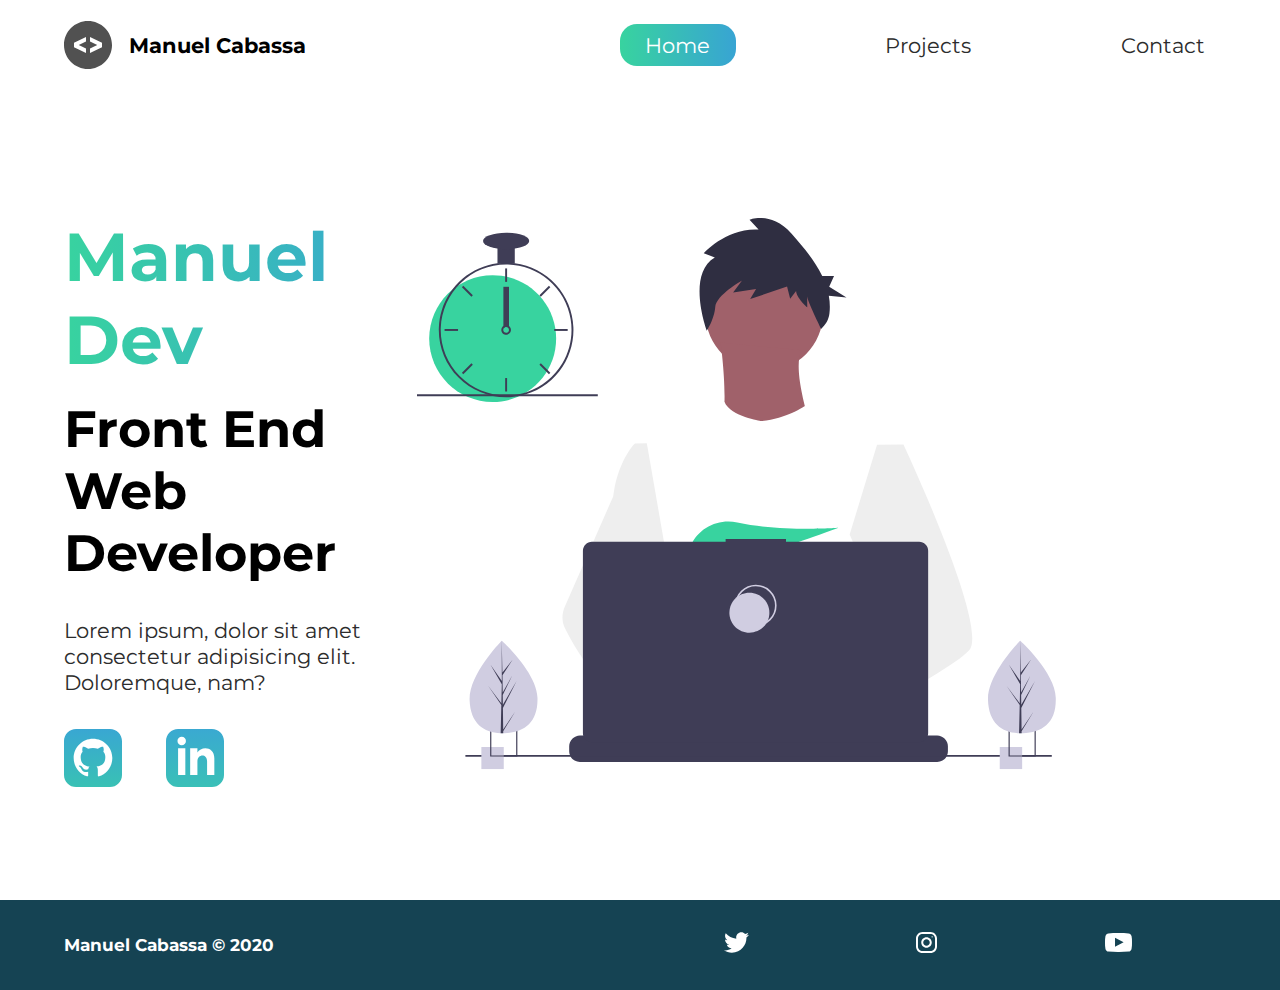
<file: index.html>
<!DOCTYPE html>
<html lang="en">
    <head>
        <meta charset="UTF-8">
        <meta name="viewport" content="width=device-width, initial-scale=1.0">
        <meta name="description" content="Manuel Cabassa is a front end developer who specializes in html,css" />
        <meta name="robots" content="index, follow" />
        <link rel="stylesheet" href="./style/style.css">
        <link rel="preconnect" href="https://fonts.gstatic.com">
<link href="https://fonts.googleapis.com/css2?family=Montserrat:wght@300;500&display=swap" rel="stylesheet">
        <title>Manuel Cabassa | Web Developer</title>
    </head>
<body>
    <header class="main-head">
        <nav>
            <div class="logo">
                <img src="./icons/code.svg" alt="logo">
                <h1>Manuel Cabassa</h1>
            </div>
            <ul>
                <li><a class="active" href="./index.html">Home</a></li>
                <li><a href="./Projects/">Projects</a></li>
                <li><a href="./contact/">Contact</a></li>
            </ul>
        </nav>
    </header>
    <section class="intro">
        <div class="intro-text">
            <h2>Manuel Dev</h2>
            <h3>Front End Web <br> Developer</h3>
            <p>Lorem ipsum, dolor sit amet consectetur adipisicing elit. Doloremque, nam?
            </p>
            <div class="intro-social">
                <a href="#"><img src="./icons/github.svg" alt="github-social-link"></a>
                <a href="#"><img src="./icons/linked-in.svg" alt="linkedin-social-link"></a>
            </div>
        </div>
          <div class="intro-images">
                <svg
                width="799"
                height="690"
                viewBox="0 0 799 690"
                fill="none"
                xmlns="http://www.w3.org/2000/svg"
              >
                <g id="undraw_dev_productivity_umsq (1) 1" clip-path="url(#clip0)">
                  <path
                    id="Vector"
                    d="M516.92 624.636C516.92 624.636 512.16 626.266 504.42 628.576C487.31 633.706 455.65 642.216 428.82 643.916C405.72 645.396 386.2 641.836 382.63 626.766C381.1 620.286 383.27 614.956 388 610.576C402.12 597.486 439 592.796 468.25 591.186C476.51 590.736 484.15 590.526 490.51 590.446C501.31 590.306 508.39 590.526 508.39 590.526L508.56 591.186L516.92 624.636Z"
                    fill="#A0616A"
                  />
                  <path
                    id="Vector_2"
                    d="M436.99 672.586C418.61 695.346 342.73 647.666 316.19 629.886C310.41 626.016 306.97 623.566 306.97 623.566L331.25 591.186L338.94 580.936C338.94 580.936 345.82 584.586 355.99 590.526C356.36 590.746 356.73 590.966 357.11 591.186C365.88 596.336 376.89 603.066 388 610.576C403.33 620.946 418.83 632.776 428.82 643.916C438.59 654.806 443.08 665.036 436.99 672.586Z"
                    fill="#A0616A"
                  />
                  <g id="me">
                    <path
                      id="Vector_3"
                      d="M434.672 191.952C475.283 191.607 507.926 158.406 507.582 117.795C507.237 77.1832 474.036 44.5403 433.425 44.8847C392.813 45.2291 360.17 78.4303 360.515 119.042C360.859 159.653 394.06 192.296 434.672 191.952Z"
                      fill="#A0616A"
                    />
                    <path
                      id="Vector_4"
                      d="M379.477 155.65C379.477 155.65 394.216 259.972 373.002 271.875C351.787 283.779 499.929 283.588 499.929 283.588C499.929 283.588 466.124 193.284 480.809 165.449L379.477 155.65Z"
                      fill="#A0616A"
                    />
                    <path
                      id="Vector_5"
                      d="M608.101 283.199L596.257 339.402L571.214 458.308L570.49 464.815L562.138 540.138L556.582 590.177L552.857 623.79C528.584 636.526 510.988 645.326 510.988 645.326C510.988 645.326 509.404 637.719 506.871 627.99C489.805 633.265 458.218 642.043 431.404 643.97C441.266 654.777 445.842 664.969 439.817 672.57C421.63 695.485 345.349 648.45 318.659 630.896C318.077 635.158 317.879 639.464 318.068 643.762L297.626 628.314L299.331 592.359L302.206 531.522L305.819 455.229C304.448 451.975 303.294 448.634 302.364 445.228C295.956 423.161 288.032 379.057 281.928 342.067C277.016 312.298 273.302 287.138 272.517 281.785C272.411 281.086 272.358 280.726 272.358 280.726L384.363 230.094C392.509 248.556 429.865 253.809 429.865 253.809C460.756 251.417 484.847 234.913 484.847 234.913L608.101 283.199Z"
                      fill="white"
                    />
                    <path
                      id="Vector_6"
                      d="M372.285 49.3811L358.49 43.9934C358.49 43.9934 386.969 12.1 426.99 14.513L415.635 2.22366C415.635 2.22366 443.04 -9.01799 468.283 19.6674C481.553 34.7467 496.908 52.4737 506.557 72.5077L521.281 72.3829L515.251 85.9663L536.874 99.3152L514.777 97.0719C516.155 104.471 516.421 112.034 515.566 119.511C514.683 126.991 510.928 133.835 505.094 138.598V138.598C505.094 138.598 487.743 103.449 487.696 97.9443L487.813 111.705C487.813 111.705 473.959 99.4371 473.889 91.1807L466.471 100.877L462.593 85.7717L416.475 101.301L423.87 88.8526L395.157 93.2246L406.278 77.9923C406.278 77.9923 373.932 96.1568 372.811 111.304C371.689 126.452 362.299 140.875 362.299 140.875C362.299 140.875 336.213 70.3294 372.285 49.3811Z"
                      fill="#2F2E41"
                    />
                    <path
                      id="Vector_7"
                      d="M690.215 540.422C682.794 548.605 664.338 560.992 641.951 574.422C633.623 579.413 624.757 584.559 615.71 589.676C594.122 601.889 571.514 614.001 552.857 623.79C528.584 636.526 510.988 645.326 510.988 645.326C510.988 645.326 509.403 637.719 506.871 627.99C503.48 614.968 498.397 598.141 493.184 590.715C493.002 590.456 492.82 590.218 492.638 589.979C491.121 588.022 489.601 586.885 488.112 586.897L562.138 540.138L594.127 519.926L570.489 464.814L540.842 395.683L557.908 339.727L575.062 283.479L608.101 283.199C608.101 283.199 619.243 306.985 633.514 340.166C635.647 345.128 637.851 350.299 640.096 355.64C669.469 425.394 706.176 522.836 690.215 540.422Z"
                      fill="#EEEEEE"
                    />
                    <path
                      id="Vector_8"
                      d="M358.123 591.2C355.41 591.212 352.702 591.456 350.029 591.928C327.074 596.073 320.47 616.94 318.659 630.896C318.077 635.158 317.879 639.464 318.068 643.761L297.626 628.314L290.178 622.687C272.316 616.628 256.353 605.733 242.483 592.84C230.449 581.456 219.634 568.849 210.213 555.223C200.831 541.793 192.448 527.692 185.134 513.034C183.094 508.943 181.977 504.454 181.864 499.884C181.751 495.314 182.644 490.775 184.48 486.588L209.154 430.327L245.218 348.098C245.471 346.146 245.752 344.237 246.059 342.371C252.995 300.511 272.367 281.786 272.367 281.786L287.286 281.659L297.778 341.932L310.813 416.815L302.364 445.227L282.839 510.845L302.205 531.522L358.123 591.2Z"
                      fill="#EEEEEE"
                    />
                  </g>
                  <path
                    id="Vector_9"
                    d="M372.877 415.806L385.631 430.686C390.37 429.783 395.319 428.721 400.416 427.529L396.752 415.806L405.71 426.256C459.707 412.975 526.637 387.155 526.637 387.155C526.637 387.155 454.379 392.453 400.428 380.666C376.558 375.451 351.998 387.284 342.202 409.668C336.508 422.679 337.403 433.951 357.596 433.951C364.419 433.835 371.223 433.195 377.949 432.037L372.877 415.806Z"
                    fill="#38D39F"
                  />
                  <path
                    id="Vector_10"
                    d="M663.65 660.386V666.456C663.654 668.122 663.345 669.774 662.74 671.326C662.472 672.018 662.147 672.687 661.77 673.326C660.578 675.326 658.887 676.983 656.862 678.133C654.838 679.283 652.549 679.887 650.22 679.886H203.67C201.342 679.887 199.053 679.283 197.028 678.133C195.003 676.983 193.312 675.326 192.12 673.326C191.743 672.687 191.419 672.018 191.15 671.326C190.546 669.774 190.237 668.122 190.24 666.456V660.386C190.24 658.622 190.587 656.876 191.262 655.246C191.936 653.616 192.926 652.136 194.173 650.888C195.42 649.641 196.901 648.652 198.53 647.977C200.16 647.302 201.906 646.955 203.67 646.956H229.41V644.126C229.41 644.052 229.425 643.979 229.453 643.911C229.481 643.843 229.522 643.782 229.574 643.73C229.626 643.678 229.688 643.636 229.756 643.608C229.824 643.58 229.897 643.566 229.97 643.566H243.4C243.474 643.566 243.547 643.58 243.615 643.608C243.683 643.636 243.745 643.678 243.797 643.73C243.849 643.782 243.89 643.843 243.918 643.911C243.946 643.979 243.96 644.052 243.96 644.126V646.956H252.35V644.126C252.35 644.052 252.365 643.979 252.393 643.911C252.421 643.843 252.462 643.782 252.514 643.73C252.566 643.678 252.628 643.636 252.696 643.608C252.764 643.58 252.837 643.566 252.91 643.566H266.34C266.414 643.566 266.487 643.58 266.555 643.608C266.623 643.636 266.684 643.678 266.736 643.73C266.789 643.782 266.83 643.843 266.858 643.911C266.886 643.979 266.9 644.052 266.9 644.126V646.956H275.3V644.126C275.3 644.052 275.315 643.979 275.343 643.911C275.371 643.843 275.412 643.782 275.464 643.73C275.516 643.678 275.578 643.636 275.646 643.608C275.714 643.58 275.787 643.566 275.86 643.566H289.29C289.364 643.566 289.437 643.58 289.505 643.608C289.573 643.636 289.634 643.678 289.686 643.73C289.739 643.782 289.78 643.843 289.808 643.911C289.836 643.979 289.85 644.052 289.85 644.126V646.956H298.24V644.126C298.24 644.052 298.255 643.979 298.283 643.911C298.311 643.843 298.352 643.782 298.404 643.73C298.456 643.678 298.518 643.636 298.586 643.608C298.654 643.58 298.727 643.566 298.8 643.566H312.23C312.304 643.566 312.377 643.58 312.445 643.608C312.513 643.636 312.574 643.678 312.626 643.73C312.678 643.782 312.72 643.843 312.748 643.911C312.776 643.979 312.79 644.052 312.79 644.126V646.956H321.18V644.126C321.18 644.052 321.194 643.979 321.223 643.911C321.251 643.843 321.292 643.782 321.344 643.73C321.396 643.678 321.458 643.636 321.526 643.608C321.594 643.58 321.667 643.566 321.74 643.566H335.17C335.244 643.566 335.317 643.58 335.385 643.608C335.453 643.636 335.514 643.678 335.566 643.73C335.618 643.782 335.66 643.843 335.688 643.911C335.716 643.979 335.73 644.052 335.73 644.126V646.956H344.13V644.126C344.13 644.052 344.145 643.979 344.173 643.911C344.201 643.843 344.242 643.782 344.294 643.73C344.346 643.678 344.408 643.636 344.476 643.608C344.544 643.58 344.617 643.566 344.69 643.566H358.12C358.194 643.566 358.267 643.58 358.335 643.608C358.403 643.636 358.464 643.678 358.516 643.73C358.569 643.782 358.61 643.843 358.638 643.911C358.666 643.979 358.68 644.052 358.68 644.126V646.956H367.07V644.126C367.07 644.052 367.085 643.979 367.113 643.911C367.141 643.843 367.182 643.782 367.234 643.73C367.286 643.678 367.348 643.636 367.416 643.608C367.484 643.58 367.557 643.566 367.63 643.566H472.83C472.904 643.566 472.977 643.58 473.045 643.608C473.113 643.636 473.174 643.678 473.227 643.73C473.279 643.782 473.32 643.843 473.348 643.911C473.376 643.979 473.39 644.052 473.39 644.126V646.956H481.79V644.126C481.79 644.052 481.804 643.979 481.833 643.911C481.861 643.843 481.902 643.782 481.954 643.73C482.006 643.678 482.068 643.636 482.136 643.608C482.204 643.58 482.277 643.566 482.35 643.566H495.78C495.928 643.567 496.07 643.627 496.175 643.732C496.279 643.836 496.339 643.978 496.34 644.126V646.956H504.73V644.126C504.73 644.052 504.745 643.979 504.773 643.911C504.801 643.843 504.842 643.782 504.894 643.73C504.946 643.678 505.008 643.636 505.076 643.608C505.144 643.58 505.217 643.566 505.29 643.566H518.72C518.794 643.566 518.867 643.58 518.935 643.608C519.003 643.636 519.065 643.678 519.117 643.73C519.169 643.782 519.21 643.843 519.238 643.911C519.266 643.979 519.28 644.052 519.28 644.126V646.956H527.67V644.126C527.67 644.052 527.685 643.979 527.713 643.911C527.741 643.843 527.782 643.782 527.834 643.73C527.886 643.678 527.948 643.636 528.016 643.608C528.084 643.58 528.157 643.566 528.23 643.566H541.66C541.734 643.566 541.807 643.58 541.875 643.608C541.943 643.636 542.005 643.678 542.057 643.73C542.109 643.782 542.15 643.843 542.178 643.911C542.206 643.979 542.22 644.052 542.22 644.126V646.956H550.62V644.126C550.62 644.052 550.635 643.979 550.663 643.911C550.691 643.843 550.732 643.782 550.784 643.73C550.836 643.678 550.898 643.636 550.966 643.608C551.034 643.58 551.107 643.566 551.18 643.566H564.61C564.757 643.568 564.898 643.628 565.001 643.733C565.104 643.837 565.161 643.979 565.16 644.126V646.956H573.56V644.126C573.56 644.052 573.575 643.979 573.603 643.911C573.631 643.843 573.672 643.782 573.724 643.73C573.776 643.678 573.838 643.636 573.906 643.608C573.974 643.58 574.047 643.566 574.12 643.566H587.55C587.624 643.566 587.697 643.58 587.765 643.608C587.833 643.636 587.895 643.678 587.947 643.73C587.999 643.782 588.04 643.843 588.068 643.911C588.096 643.979 588.11 644.052 588.11 644.126V646.956H596.5V644.126C596.5 644.052 596.515 643.979 596.543 643.911C596.571 643.843 596.612 643.782 596.664 643.73C596.716 643.678 596.778 643.636 596.846 643.608C596.914 643.58 596.987 643.566 597.06 643.566H610.49C610.564 643.566 610.637 643.58 610.705 643.608C610.773 643.636 610.835 643.678 610.887 643.73C610.939 643.782 610.98 643.843 611.008 643.911C611.036 643.979 611.05 644.052 611.05 644.126V646.956H650.22C651.984 646.955 653.731 647.302 655.36 647.977C656.99 648.652 658.471 649.641 659.718 650.888C660.965 652.136 661.954 653.616 662.629 655.246C663.304 656.876 663.651 658.622 663.65 660.386Z"
                    fill="#3F3D56"
                  />
                  <path
                    id="Vector_11"
                    d="M793.5 671.326H60.5V673.326H793.5V671.326Z"
                    fill="#3F3D56"
                  />
                  <path
                    id="Vector_12"
                    d="M627.694 404.757H461.251V401.326H385.78V404.757H218.651C215.665 404.757 212.801 405.943 210.69 408.054C208.578 410.166 207.392 413.029 207.392 416.015V643.927C207.392 646.913 208.578 649.776 210.69 651.888C212.801 653.999 215.665 655.185 218.651 655.185H627.694C630.68 655.185 633.544 653.999 635.655 651.888C637.767 649.776 638.953 646.913 638.953 643.927V416.015C638.953 414.537 638.662 413.073 638.096 411.707C637.53 410.341 636.701 409.1 635.655 408.054C634.61 407.009 633.369 406.18 632.003 405.614C630.637 405.048 629.173 404.757 627.694 404.757Z"
                    fill="#3F3D56"
                  />
                  <path
                    id="Vector_13"
                    d="M423.5 509.326C437.307 509.326 448.5 498.133 448.5 484.326C448.5 470.519 437.307 459.326 423.5 459.326C409.693 459.326 398.5 470.519 398.5 484.326C398.5 498.133 409.693 509.326 423.5 509.326Z"
                    stroke="#D0CDE1"
                    stroke-width="2"
                    stroke-miterlimit="10"
                  />
                  <path
                    id="Vector_14"
                    d="M415.5 518.326C429.307 518.326 440.5 507.133 440.5 493.326C440.5 479.519 429.307 468.326 415.5 468.326C401.693 468.326 390.5 479.519 390.5 493.326C390.5 507.133 401.693 518.326 415.5 518.326Z"
                    fill="#D0CDE1"
                  />
                  <path
                    id="Vector_15"
                    d="M108.446 661.223H80.4463V689.223H108.446V661.223Z"
                    fill="#D0CDE1"
                  />
                  <path
                    id="Vector_16"
                    d="M91.4502 639.223V673.223H125.45V639.223H91.4502ZM123.97 671.743H92.9202V640.703H123.97V671.743Z"
                    fill="#3F3D56"
                  />
                  <path
                    id="Vector_17"
                    d="M756.446 661.223H728.446V689.223H756.446V661.223Z"
                    fill="#D0CDE1"
                  />
                  <path
                    id="Vector_18"
                    d="M739.45 639.223V673.223H773.45V639.223H739.45ZM771.97 671.743H740.92V640.703H771.97V671.743Z"
                    fill="#3F3D56"
                  />
                  <path
                    id="Vector_19"
                    d="M94.5802 230.113C138.399 230.113 173.921 194.592 173.921 150.773C173.921 106.955 138.399 71.4326 94.5802 71.4326C50.7617 71.4326 15.2397 106.955 15.2397 150.773C15.2397 194.592 50.7617 230.113 94.5802 230.113Z"
                    fill="#38D39F"
                  />
                  <path
                    id="Vector_20"
                    d="M122.229 56.4899C115.045 55.5763 107.774 55.5763 100.59 56.4899C84.586 58.5913 69.5203 65.2398 57.181 75.6465C44.8417 86.0532 35.7467 99.7813 30.9754 115.202C28.8053 122.229 27.5764 129.514 27.3208 136.864C27.2848 137.886 27.2607 138.92 27.2607 139.954C27.283 162.264 36.1559 183.655 51.932 199.431C67.7082 215.207 89.0989 224.08 111.41 224.103C113.201 224.103 114.992 224.042 116.759 223.934C120.907 223.674 125.03 223.103 129.093 222.227C148.495 218.055 165.798 207.161 177.947 191.468C190.095 175.776 196.308 156.295 195.487 136.467C194.665 116.638 186.863 97.738 173.459 83.1039C160.054 68.4698 141.909 59.0435 122.229 56.4899H122.229ZM137.748 217.347H137.736C130.959 219.659 123.905 221.062 116.759 221.518C114.992 221.638 113.201 221.698 111.41 221.698C89.7377 221.672 68.961 213.051 53.6367 197.727C38.3123 182.402 29.6914 161.626 29.6649 139.954C29.6649 138.92 29.689 137.886 29.725 136.864C30.5514 115.744 39.5156 95.7617 54.7411 81.1008C69.9666 66.44 90.273 58.237 111.41 58.2089C130.776 58.21 149.513 65.0865 164.283 77.6131C179.052 90.1398 188.895 107.503 192.057 126.61C195.219 145.716 191.496 165.325 181.55 181.942C171.604 198.559 156.081 211.106 137.748 217.347H137.748Z"
                    fill="#3F3D56"
                  />
                  <path
                    id="Vector_21"
                    d="M112.612 63.0176H110.208V79.8474H112.612V63.0176Z"
                    fill="#3F3D56"
                  />
                  <path
                    id="Vector_22"
                    d="M57.8578 84.7018L56.1577 86.4019L68.0582 98.3023L69.7582 96.6022L57.8578 84.7018Z"
                    fill="#3F3D56"
                  />
                  <path
                    id="Vector_23"
                    d="M34.4736 138.751V141.156H51.3034V138.751H34.4736Z"
                    fill="#3F3D56"
                  />
                  <path
                    id="Vector_24"
                    d="M56.1578 193.506L57.8579 195.206L69.7584 183.306L68.0583 181.606L56.1578 193.506Z"
                    fill="#3F3D56"
                  />
                  <path
                    id="Vector_25"
                    d="M153.062 96.6022L154.762 98.3022L166.662 86.4018L164.962 84.7017L153.062 96.6022Z"
                    fill="#3F3D56"
                  />
                  <path
                    id="Vector_26"
                    d="M171.516 138.751V141.156H188.346V138.751H171.516Z"
                    fill="#3F3D56"
                  />
                  <path
                    id="Vector_27"
                    d="M154.762 181.605L153.062 183.305L164.962 195.206L166.662 193.506L154.762 181.605Z"
                    fill="#3F3D56"
                  />
                  <path
                    id="Vector_28"
                    d="M112.612 200.06H110.208V216.89H112.612V200.06Z"
                    fill="#3F3D56"
                  />
                  <path
                    id="Vector_29"
                    d="M115.016 135.145C113.976 134.365 112.711 133.943 111.41 133.943C110.11 133.943 108.844 134.365 107.804 135.145C107.091 135.686 106.505 136.375 106.085 137.165C105.552 138.181 105.322 139.329 105.421 140.473C105.52 141.616 105.944 142.707 106.644 143.617C107.343 144.527 108.288 145.218 109.368 145.608C110.447 145.997 111.616 146.07 112.735 145.817C113.855 145.564 114.878 144.996 115.685 144.179C116.492 143.363 117.048 142.333 117.288 141.21C117.528 140.088 117.441 138.92 117.039 137.846C116.636 136.771 115.935 135.834 115.017 135.145H115.016ZM111.41 143.56C110.454 143.557 109.539 143.176 108.863 142.501C108.187 141.825 107.807 140.909 107.804 139.954C107.808 139.224 108.03 138.513 108.441 137.91C108.793 137.4 109.271 136.989 109.828 136.718C110.386 136.446 111.004 136.323 111.623 136.361C112.241 136.398 112.84 136.594 113.361 136.931C113.881 137.267 114.307 137.732 114.595 138.281C114.883 138.83 115.025 139.444 115.007 140.063C114.989 140.683 114.811 141.287 114.491 141.818C114.17 142.349 113.719 142.788 113.179 143.093C112.639 143.398 112.03 143.559 111.41 143.56V143.56Z"
                    fill="#3F3D56"
                  />
                  <path
                    id="Vector_30"
                    d="M122.229 35.3687H100.591V57.007H122.229V35.3687Z"
                    fill="#3F3D56"
                  />
                  <path
                    id="Vector_31"
                    d="M111.41 38.9748C127.344 38.9748 140.261 34.4 140.261 28.7567C140.261 23.1134 127.344 18.5386 111.41 18.5386C95.4757 18.5386 82.5586 23.1134 82.5586 28.7567C82.5586 34.4 95.4757 38.9748 111.41 38.9748Z"
                    fill="#3F3D56"
                  />
                  <path id="clock-arrow" d="M115 86H108V135H115V86Z" fill="#3F3D56" />
                  <path
                    id="Vector_32"
                    d="M226 220.44H0V222.844H226V220.44Z"
                    fill="#3F3D56"
                  />
                  <g id="plant-left">
                    <path
                      id="Vector_33"
                      d="M150.594 599.754C151.527 631.704 132.858 643.413 109.43 644.097C108.886 644.113 108.344 644.123 107.805 644.126C106.719 644.135 105.643 644.117 104.577 644.072C83.3891 643.193 66.6172 631.945 65.7495 602.232C64.8515 571.482 103.018 531.529 105.882 528.574L105.887 528.571C105.996 528.458 106.052 528.402 106.052 528.402C106.052 528.402 149.661 567.807 150.594 599.754Z"
                      fill="#D0CDE1"
                    />
                    <path
                      id="Vector_34"
                      d="M107.744 639.255L122.626 617.124L107.774 641.636L107.805 644.126C106.719 644.135 105.643 644.117 104.577 644.072L105.315 612.06L105.295 611.813L105.322 611.766L105.393 608.741L89.0952 585.078L105.374 606.477L105.432 607.116L105.989 582.93L91.9122 558.397L106.029 578.681L105.882 528.574L105.882 528.407L105.887 528.571L106.821 568.062L119.651 552.021L106.863 571.464L107.143 593.098L118.949 571.984L107.187 596.279L107.343 608.308L124.512 578.897L107.395 612.505L107.744 639.255Z"
                      fill="#3F3D56"
                    />
                  </g>
                  <g id="plant-right">
                    <path
                      id="Vector_35"
                      d="M798.594 599.754C799.527 631.704 780.858 643.413 757.43 644.097C756.886 644.113 756.344 644.123 755.805 644.126C754.719 644.135 753.643 644.117 752.577 644.072C731.389 643.193 714.617 631.945 713.749 602.232C712.851 571.482 751.018 531.529 753.882 528.574L753.887 528.571C753.996 528.458 754.052 528.402 754.052 528.402C754.052 528.402 797.661 567.807 798.594 599.754Z"
                      fill="#D0CDE1"
                    />
                    <path
                      id="Vector_36"
                      d="M755.744 639.255L770.626 617.124L755.774 641.636L755.805 644.126C754.719 644.135 753.643 644.117 752.577 644.072L753.315 612.06L753.295 611.813L753.323 611.766L753.393 608.741L737.095 585.078L753.374 606.477L753.432 607.116L753.989 582.93L739.912 558.397L754.029 578.681L753.882 528.574L753.882 528.407L753.887 528.571L754.821 568.062L767.651 552.021L754.864 571.464L755.143 593.098L766.949 571.984L755.187 596.279L755.343 608.308L772.512 578.897L755.395 612.505L755.744 639.255Z"
                      fill="#3F3D56"
                    />
                  </g>
                </g>
                <defs>
                  <clipPath id="clip0">
                    <rect width="798.627" height="689.223" fill="white" />
                  </clipPath>
                </defs>
              </svg>
              <img class="splash"src="./img/splash.svg" alt="">
            </div>
    </section>
    <footer>
      <h4>Manuel Cabassa &copy; 2020</h4>
      <ul>
          <li><a href="#"><img src="../icons/twitter 1.svg" alt="twitter-social"></a></li>
          <li><a href="#"><img src="../icons/instagram 1.svg" alt="instagram-social"></a></li>
          <li><a href="#"><img src="../icons/youtube-symbol 1.svg" alt="youtube-social"></a></li>

      </ul>
  </footer>
</body>
</html>
</file>
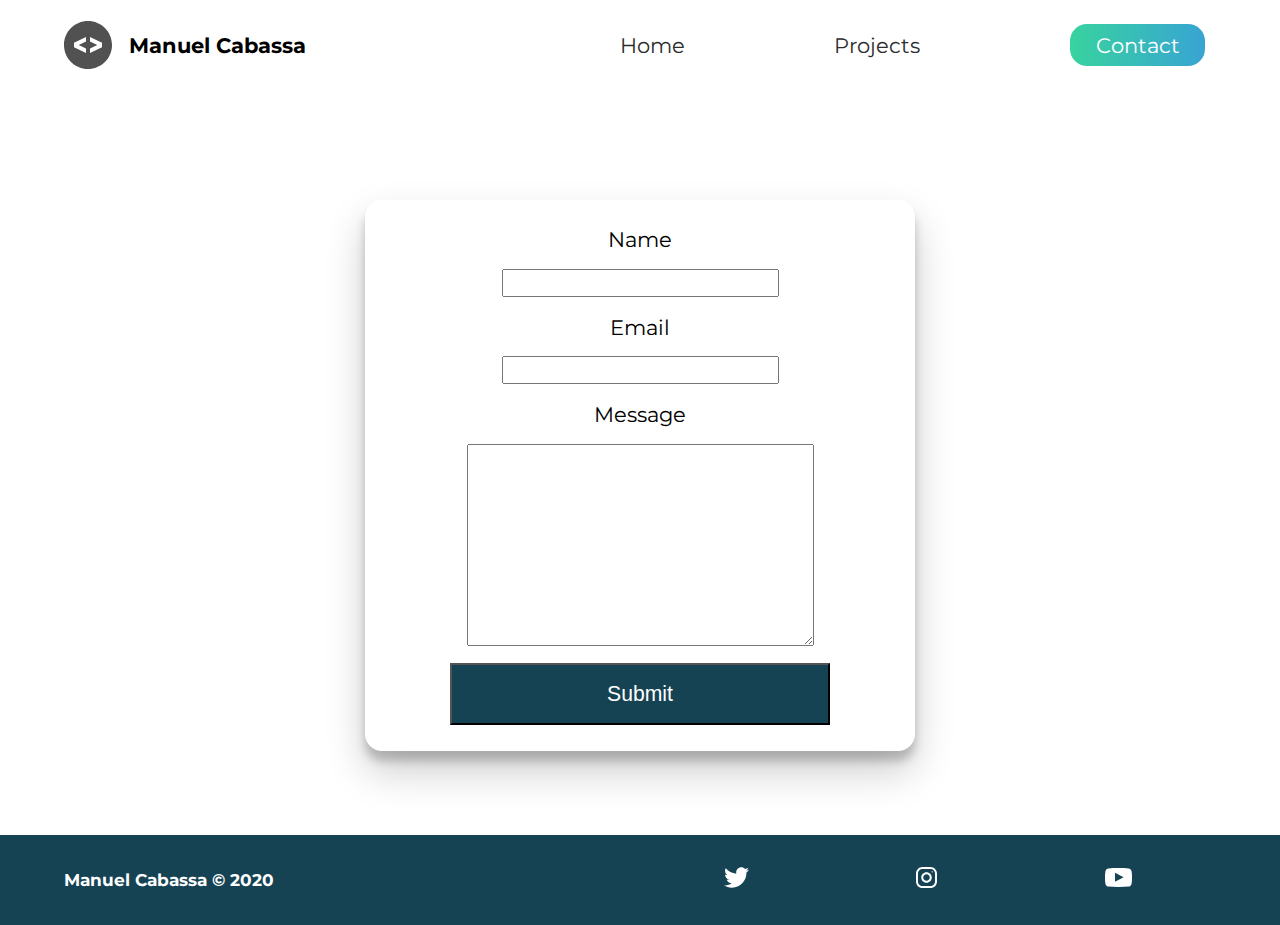
<file: contact/index.html>
<!DOCTYPE html>
<html lang="en">
    <head>
        <meta charset="UTF-8">
        <meta name="viewport" content="width=device-width, initial-scale=1.0">
        <meta name="description" content="Manuel Cabassa is a front end developer who specializes in html,css" />
        <meta name="robots" content="index, follow" />
        <link rel="stylesheet" href="../style/style.css">
        <link rel="preconnect" href="https://fonts.gstatic.com">
        <link href="https://fonts.googleapis.com/css2?family=Montserrat:wght@300;500&display=swap" rel="stylesheet">
        <title>Manuel Cabassa | Web Developer</title>
    </head>
<body>
    <header class="main-head">
        <nav>
            <div class="logo">
                <img src="../icons/code.svg" alt="logo">
                <h1>Manuel Cabassa</h1>
            </div>
            <ul>
                <li><a href="../index.html">Home</a></li>
                <li><a href="../Projects/">Projects</a></li>
                <li><a class="active"  href="./index.html">Contact</a></li>
            </ul>
        </nav>
    </header>
    <section class="form-section">
        <form action="">
            <label for="name">Name</label>
            <input type="text" name="name" id="name" required>
            <label for="email">Email</label>
            <input type="email" name="email" id="email" required>
            <label for="message">Message</label>
            <textarea name="message" id="message" cols="30" rows="10"></textarea>
            <button type="submit">Submit</button>
        </form>
    </section>
    <footer>
        <h4>Manuel Cabassa &copy; 2020</h4>
        <ul>
            <li><a href="#"><img src="../icons/twitter 1.svg" alt="twitter-social"></a></li>
            <li><a href="#"><img src="../icons/instagram 1.svg" alt="instagram-social"></a></li>
            <li><a href="#"><img src="../icons/youtube-symbol 1.svg" alt="youtube-social"></a></li>

        </ul>
    </footer>

    </body>
    </html>
</file>
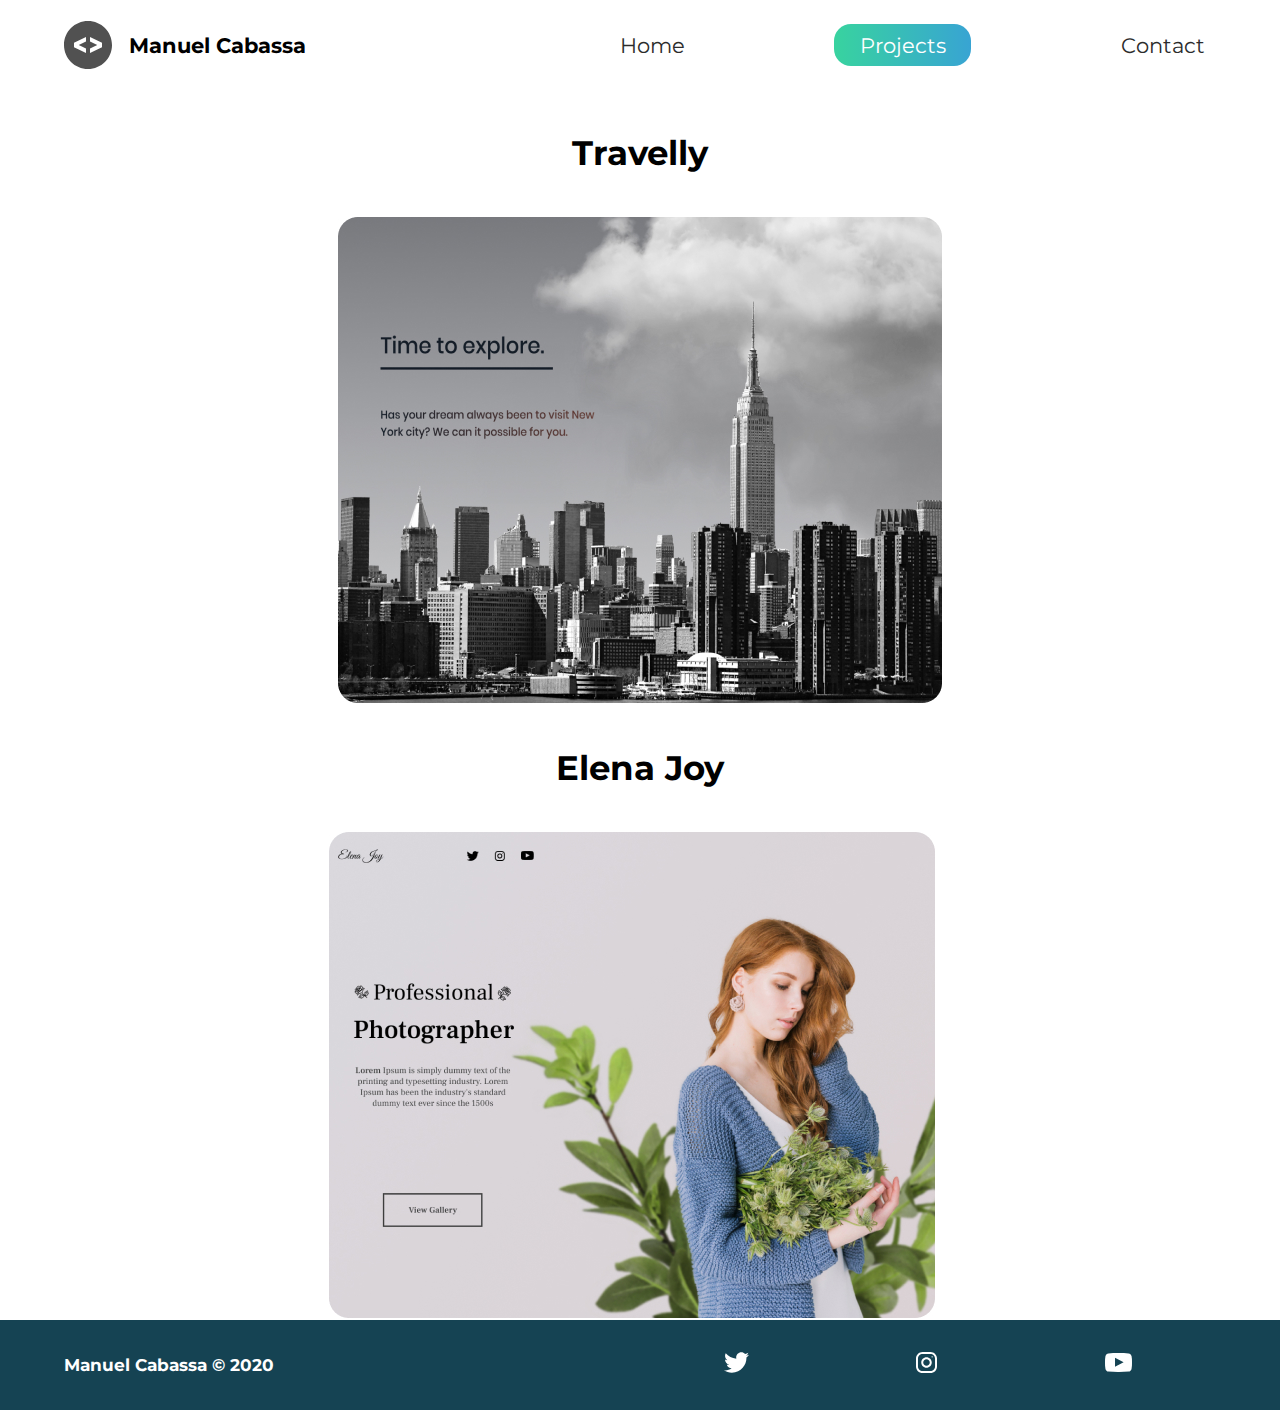
<file: Projects/index.html>
<!DOCTYPE html>
<html lang="en">
    <head>
        <meta charset="UTF-8">
        <meta name="viewport" content="width=device-width, initial-scale=1.0">
        <meta name="description" content="Manuel Cabassa is a front end developer who specializes in html,css" />
        <meta name="robots" content="index, follow" />
        <link rel="stylesheet" href="../style/style.css">
        <link rel="preconnect" href="https://fonts.gstatic.com">
        <link href="https://fonts.googleapis.com/css2?family=Montserrat:wght@300;500&display=swap" rel="stylesheet">
        <title>Manuel Cabassa | Web Developer</title>
    </head>
<body>
    <header class="main-head">
        <nav>
            <div class="logo">
                <img src="../icons/code.svg" alt="logo">
                <h1>Manuel Cabassa</h1>
            </div>
            <ul>
                <li><a href="../index.html">Home</a></li>
                <li><a class="active"  href="./Projects/">Projects</a></li>
                <li><a href="../contact/">Contact</a></li>
            </ul>
        </nav>
    </header>
    <section class="projects">
        <div class="travelly">
            <h2>Travelly</h2>
            <img src="../img/travelly.jpg" alt="travelly-projects">
        </div>
        <div class="elena">
            <h2>Elena Joy</h2>
            <img src="../img/elena-joy.jpg" alt="elena-projects">
        </div>
    </section>
    <footer>
        <h4>Manuel Cabassa &copy; 2020</h4>
        <ul>
            <li><a href="#"><img src="../icons/twitter 1.svg" alt="twitter-social"></a></li>
            <li><a href="#"><img src="../icons/instagram 1.svg" alt="instagram-social"></a></li>
            <li><a href="#"><img src="../icons/youtube-symbol 1.svg" alt="youtube-social"></a></li>

        </ul>
    </footer>
    </body>
    </html>
</file>
<file: style/style.css>
/* Global Styles */
* {
  margin: 0;
  padding: 0;
  -webkit-box-sizing: border-box;
          box-sizing: border-box;
}

html {
  font-size: 62.5%;
}

body {
  font-family: 'Montserrat', sans-serif;
}

h1 {
  font-size: 2.5rem;
}

li,
button,
label,
input,
p,
a {
  font-size: 2.5rem;
}

h2 {
  font-size: 4rem;
}

h3 {
  font-size: 2.5rem;
}

h4,
h5 {
  font-size: 2rem;
}

ul {
  list-style: none;
}

a {
  text-decoration: none;
  color: #2c2c2c;
}

.main-head {
  width: 95%;
  margin: 0 0 0 auto;
}

nav {
  display: -webkit-box;
  display: -ms-flexbox;
  display: flex;
  -webkit-box-pack: justify;
      -ms-flex-pack: justify;
          justify-content: space-between;
  -webkit-box-align: center;
      -ms-flex-align: center;
          align-items: center;
  -webkit-box-orient: horizontal;
  -webkit-box-direction: normal;
      -ms-flex-direction: row;
          flex-direction: row;
  min-height: 10vh;
  width: 60%;
  -ms-flex-wrap: wrap;
      flex-wrap: wrap;
}

nav .logo {
  display: -webkit-box;
  display: -ms-flexbox;
  display: flex;
  -webkit-box-pack: start;
      -ms-flex-pack: start;
          justify-content: flex-start;
  -webkit-box-align: center;
      -ms-flex-align: center;
          align-items: center;
  -webkit-box-orient: horizontal;
  -webkit-box-direction: normal;
      -ms-flex-direction: row;
          flex-direction: row;
  -webkit-box-flex: 1;
      -ms-flex: 1 1 10rem;
          flex: 1 1 10rem;
}

nav .logo h1 {
  margin: 2rem;
}

nav ul {
  display: -webkit-box;
  display: -ms-flexbox;
  display: flex;
  -ms-flex-pack: distribute;
      justify-content: space-around;
  -webkit-box-align: center;
      -ms-flex-align: center;
          align-items: center;
  -webkit-box-orient: horizontal;
  -webkit-box-direction: normal;
      -ms-flex-direction: row;
          flex-direction: row;
  -webkit-box-flex: 1;
      -ms-flex: 1 1 40rem;
          flex: 1 1 40rem;
}

.intro {
  min-height: 90vh;
  width: 90%;
  margin: auto;
  -ms-flex-wrap: wrap;
      flex-wrap: wrap;
  display: -webkit-box;
  display: -ms-flexbox;
  display: flex;
  -webkit-box-pack: justify;
      -ms-flex-pack: justify;
          justify-content: space-between;
  -webkit-box-align: center;
      -ms-flex-align: center;
          align-items: center;
  -webkit-box-orient: horizontal;
  -webkit-box-direction: normal;
      -ms-flex-direction: row;
          flex-direction: row;
}

.intro h2 {
  font-size: 8rem;
  padding-top: 2rem;
  background: -webkit-gradient(linear, left top, right top, from(#38d39f), to(#38a4d3));
  background: linear-gradient(left, #38d39f, #38a4d3);
  background-clip: text;
  -webkit-text-fill-color: transparent;
  display: inline-block;
}

.intro h3 {
  font-size: 6rem;
  padding: 2rem 0rem;
}

.intro p {
  padding-top: 2rem;
  color: #2c2c2c;
}

.splash {
  position: absolute;
  top: 0%;
  right: 0%;
  height: 100%;
  z-index: -1;
}

.intro-social {
  margin-top: 4rem;
}

.intro-social a {
  margin-right: 5rem;
}

.active {
  background: -webkit-gradient(linear, left top, right top, from(#38d39f), to(#38a4d3));
  background: linear-gradient(left, #38d39f, #38a4d3);
  color: white;
  padding: 1rem 3rem;
  border-radius: 2rem;
}

.intro-text,
.intro-image {
  -webkit-box-flex: 1;
      -ms-flex: 1 1 40rem;
          flex: 1 1 40rem;
}

#plant-left {
  -webkit-animation: plant 1.5s ease infinite alternate;
          animation: plant 1.5s ease infinite alternate;
}

#plant-right {
  -webkit-animation: plant 1.5s ease infinite alternate 0.5s;
          animation: plant 1.5s ease infinite alternate 0.5s;
}

#me {
  -webkit-animation: me 1s ease infinite alternate;
          animation: me 1s ease infinite alternate;
  -webkit-transform-origin: bottom;
          transform-origin: bottom;
}

#clock-arrow {
  -webkit-animation: clock 1.5s infinite linear;
          animation: clock 1.5s infinite linear;
  transform-box: fill-box;
  -webkit-transform-origin: bottom;
          transform-origin: bottom;
}

@-webkit-keyframes me {
  from {
    -webkit-transform: rotateZ(-5deg);
            transform: rotateZ(-5deg);
  }
  to {
    -webkit-transform: rotateZ(5deg);
            transform: rotateZ(5deg);
  }
}

@keyframes me {
  from {
    -webkit-transform: rotateZ(-5deg);
            transform: rotateZ(-5deg);
  }
  to {
    -webkit-transform: rotateZ(5deg);
            transform: rotateZ(5deg);
  }
}

@-webkit-keyframes plant {
  from {
    -webkit-transform: translateY(0%);
            transform: translateY(0%);
  }
  to {
    -webkit-transform: translateY(-50%);
            transform: translateY(-50%);
  }
}

@keyframes plant {
  from {
    -webkit-transform: translateY(0%);
            transform: translateY(0%);
  }
  to {
    -webkit-transform: translateY(-50%);
            transform: translateY(-50%);
  }
}

@-webkit-keyframes clock {
  from {
    -webkit-transform: rotateZ(0deg);
            transform: rotateZ(0deg);
  }
  to {
    -webkit-transform: rotateZ(360deg);
            transform: rotateZ(360deg);
  }
}

@keyframes clock {
  from {
    -webkit-transform: rotateZ(0deg);
            transform: rotateZ(0deg);
  }
  to {
    -webkit-transform: rotateZ(360deg);
            transform: rotateZ(360deg);
  }
}

.projects {
  width: 90%;
  margin: auto;
  min-height: 90vh;
  display: -webkit-box;
  display: -ms-flexbox;
  display: flex;
  -webkit-box-pack: justify;
      -ms-flex-pack: justify;
          justify-content: space-between;
  -webkit-box-align: center;
      -ms-flex-align: center;
          align-items: center;
  -webkit-box-orient: horizontal;
  -webkit-box-direction: normal;
      -ms-flex-direction: row;
          flex-direction: row;
  text-align: center;
  -ms-flex-wrap: wrap;
      flex-wrap: wrap;
}

.projects h2 {
  margin: 5rem;
}

.travelly,
.elena {
  -webkit-box-flex: 1;
      -ms-flex: 1 1 40rem;
          flex: 1 1 40rem;
}

.form-section {
  min-height: 80vh;
  display: -webkit-box;
  display: -ms-flexbox;
  display: flex;
  -webkit-box-pack: center;
      -ms-flex-pack: center;
          justify-content: center;
  -webkit-box-align: center;
      -ms-flex-align: center;
          align-items: center;
  -webkit-box-orient: horizontal;
  -webkit-box-direction: normal;
      -ms-flex-direction: row;
          flex-direction: row;
  margin-top: 3rem;
}

.form-section form {
  padding: 3rem 10rem;
  -webkit-box-shadow: 0px 10px 10px rgba(0, 0, 0, 0.2), 0px 20px 40px rgba(0, 0, 0, 0.2);
          box-shadow: 0px 10px 10px rgba(0, 0, 0, 0.2), 0px 20px 40px rgba(0, 0, 0, 0.2);
  display: -webkit-box;
  display: -ms-flexbox;
  display: flex;
  -webkit-box-pack: center;
      -ms-flex-pack: center;
          justify-content: center;
  -webkit-box-align: center;
      -ms-flex-align: center;
          align-items: center;
  -webkit-box-orient: vertical;
  -webkit-box-direction: normal;
      -ms-flex-direction: column;
          flex-direction: column;
  border-radius: 2rem;
}

.form-section form input,
.form-section form textarea {
  margin: 2rem;
}

.form-section form input:focus,
.form-section form textarea:focus {
  outline: 2px;
}

.form-section form textarea {
  font-family: "Montserrat", sans-serif;
  font-size: 2rem;
}

.form-section form button {
  width: 100%;
  padding: 2rem;
  background: #154353;
  color: white;
  cursor: pointer;
}

.form-section form button:focus {
  background: #606579;
}

.form-section form button:hover {
  background: rgba(10, 104, 141, 0.9);
}

footer {
  background: #154353;
  color: white;
  min-height: 10vh;
  padding: 0% 5%;
  display: -webkit-box;
  display: -ms-flexbox;
  display: flex;
  -webkit-box-pack: start;
      -ms-flex-pack: start;
          justify-content: flex-start;
  -webkit-box-align: center;
      -ms-flex-align: center;
          align-items: center;
  -webkit-box-orient: horizontal;
  -webkit-box-direction: normal;
      -ms-flex-direction: row;
          flex-direction: row;
}

footer ul {
  -webkit-box-flex: 1;
      -ms-flex: 1 1 40rem;
          flex: 1 1 40rem;
  display: -webkit-box;
  display: -ms-flexbox;
  display: flex;
  -ms-flex-pack: distribute;
      justify-content: space-around;
  -webkit-box-align: center;
      -ms-flex-align: center;
          align-items: center;
  -webkit-box-orient: horizontal;
  -webkit-box-direction: normal;
      -ms-flex-direction: row;
          flex-direction: row;
}

footer h4 {
  -webkit-box-flex: 1;
      -ms-flex: 1 1 40rem;
          flex: 1 1 40rem;
}

@media screen and (max-width: 1332px) {
  html {
    font-size: 53%;
  }
  .splash {
    display: none;
  }
  svg {
    width: 80%;
  }
  nav {
    width: 100%;
  }
}

@media screen and (max-width: 754px) {
  html {
    font-size: 45%;
  }
  svg {
    height: 60%;
  }
  .main-head {
    width: 100%;
  }
  nav .logo {
    display: -webkit-box;
    display: -ms-flexbox;
    display: flex;
    -webkit-box-pack: center;
        -ms-flex-pack: center;
            justify-content: center;
    -webkit-box-align: center;
        -ms-flex-align: center;
            align-items: center;
    -webkit-box-orient: vertical;
    -webkit-box-direction: normal;
        -ms-flex-direction: column;
            flex-direction: column;
    -webkit-box-flex: 1;
        -ms-flex: 1 1 20rem;
            flex: 1 1 20rem;
    margin-top: 2rem;
  }
  nav ul {
    -webkit-box-flex: 1;
        -ms-flex: 1 1 60rem;
            flex: 1 1 60rem;
    margin: 2rem 0rem;
  }
  .intro-text {
    margin-top: 5rem;
    text-align: center;
  }
  .intro-image {
    text-align: center;
  }
  .intro-social {
    display: -webkit-box;
    display: -ms-flexbox;
    display: flex;
    -webkit-box-pack: center;
        -ms-flex-pack: center;
            justify-content: center;
    -webkit-box-align: center;
        -ms-flex-align: center;
            align-items: center;
    -webkit-box-orient: horizontal;
    -webkit-box-direction: normal;
        -ms-flex-direction: row;
            flex-direction: row;
  }
  .intro-social a {
    margin: 2rem;
  }
  .elena,
  .travelly {
    -webkit-box-flex: 1;
        -ms-flex: 1 1 50rem;
            flex: 1 1 50rem;
  }
  .elena img,
  .travelly img {
    width: 100%;
    height: 100%;
  }
  form {
    padding: 0rem;
    width: 100%;
  }
}
/*# sourceMappingURL=style.css.map */
</file>
